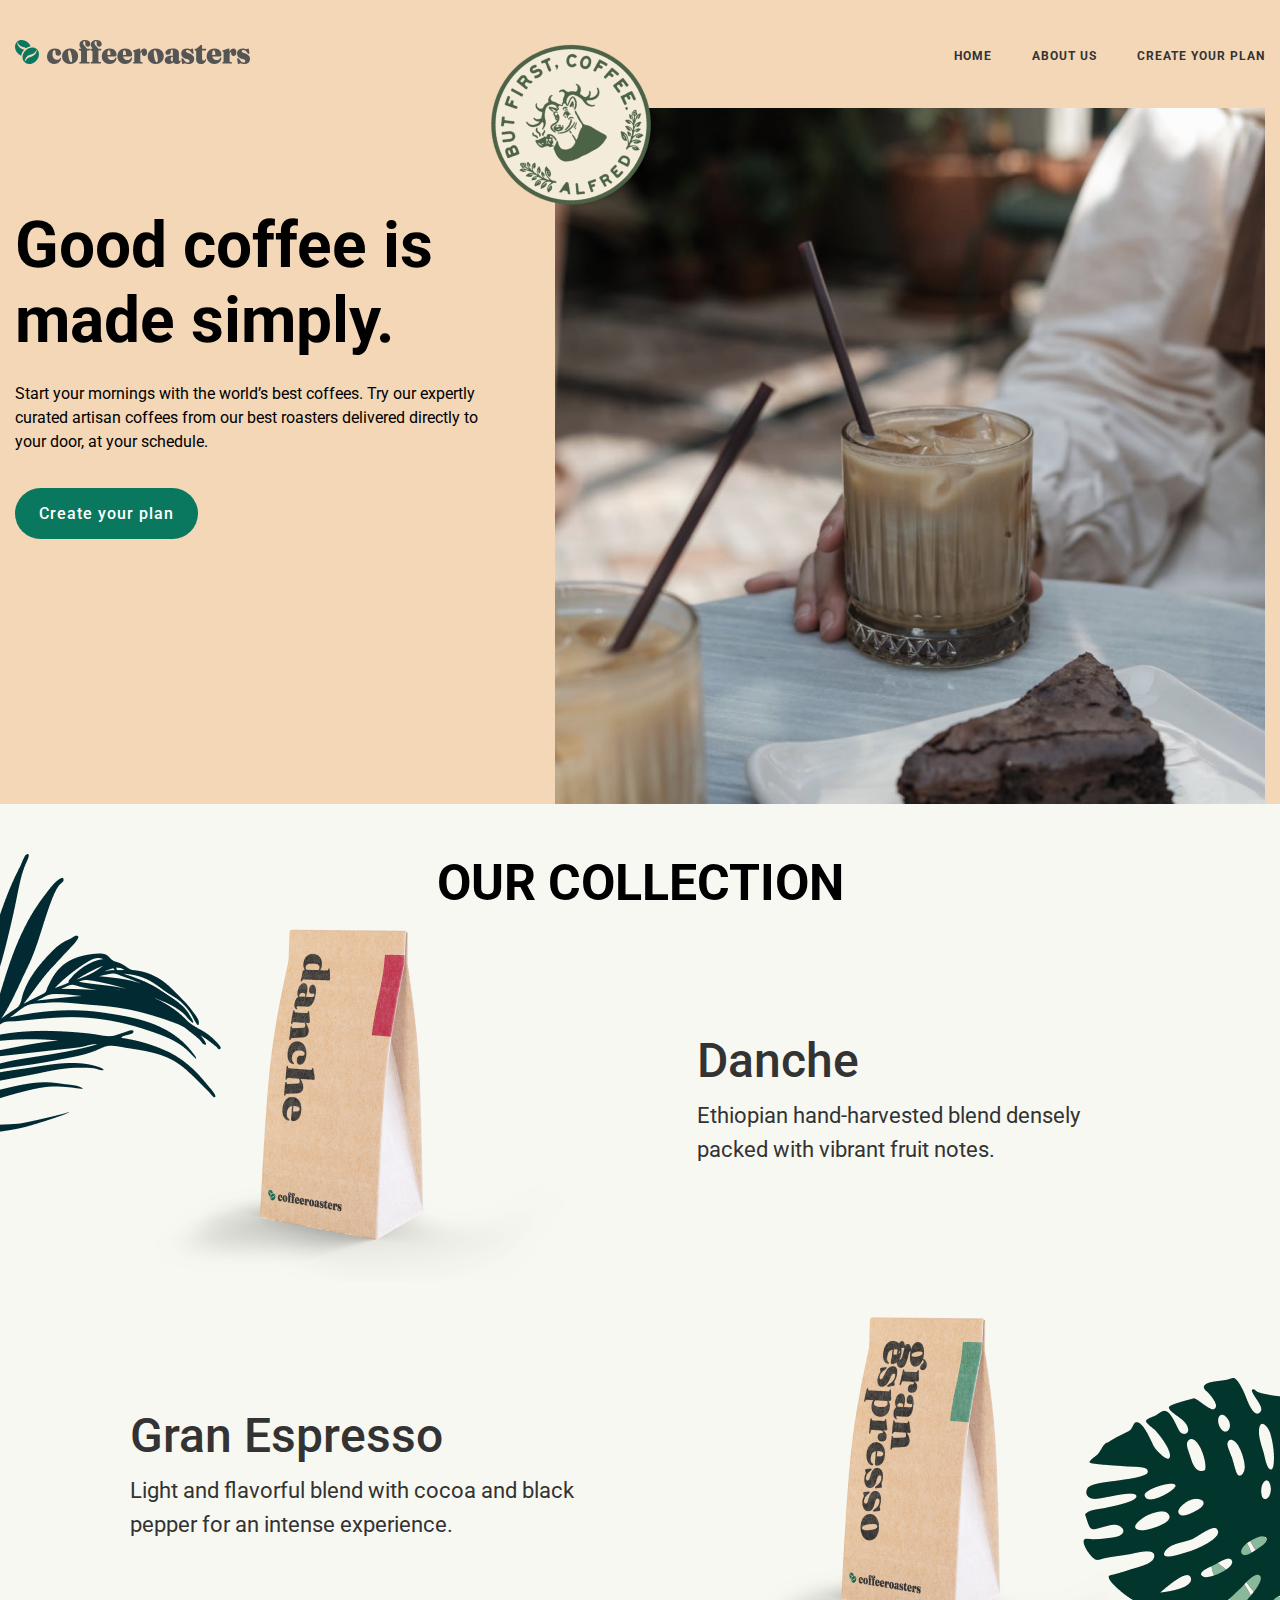
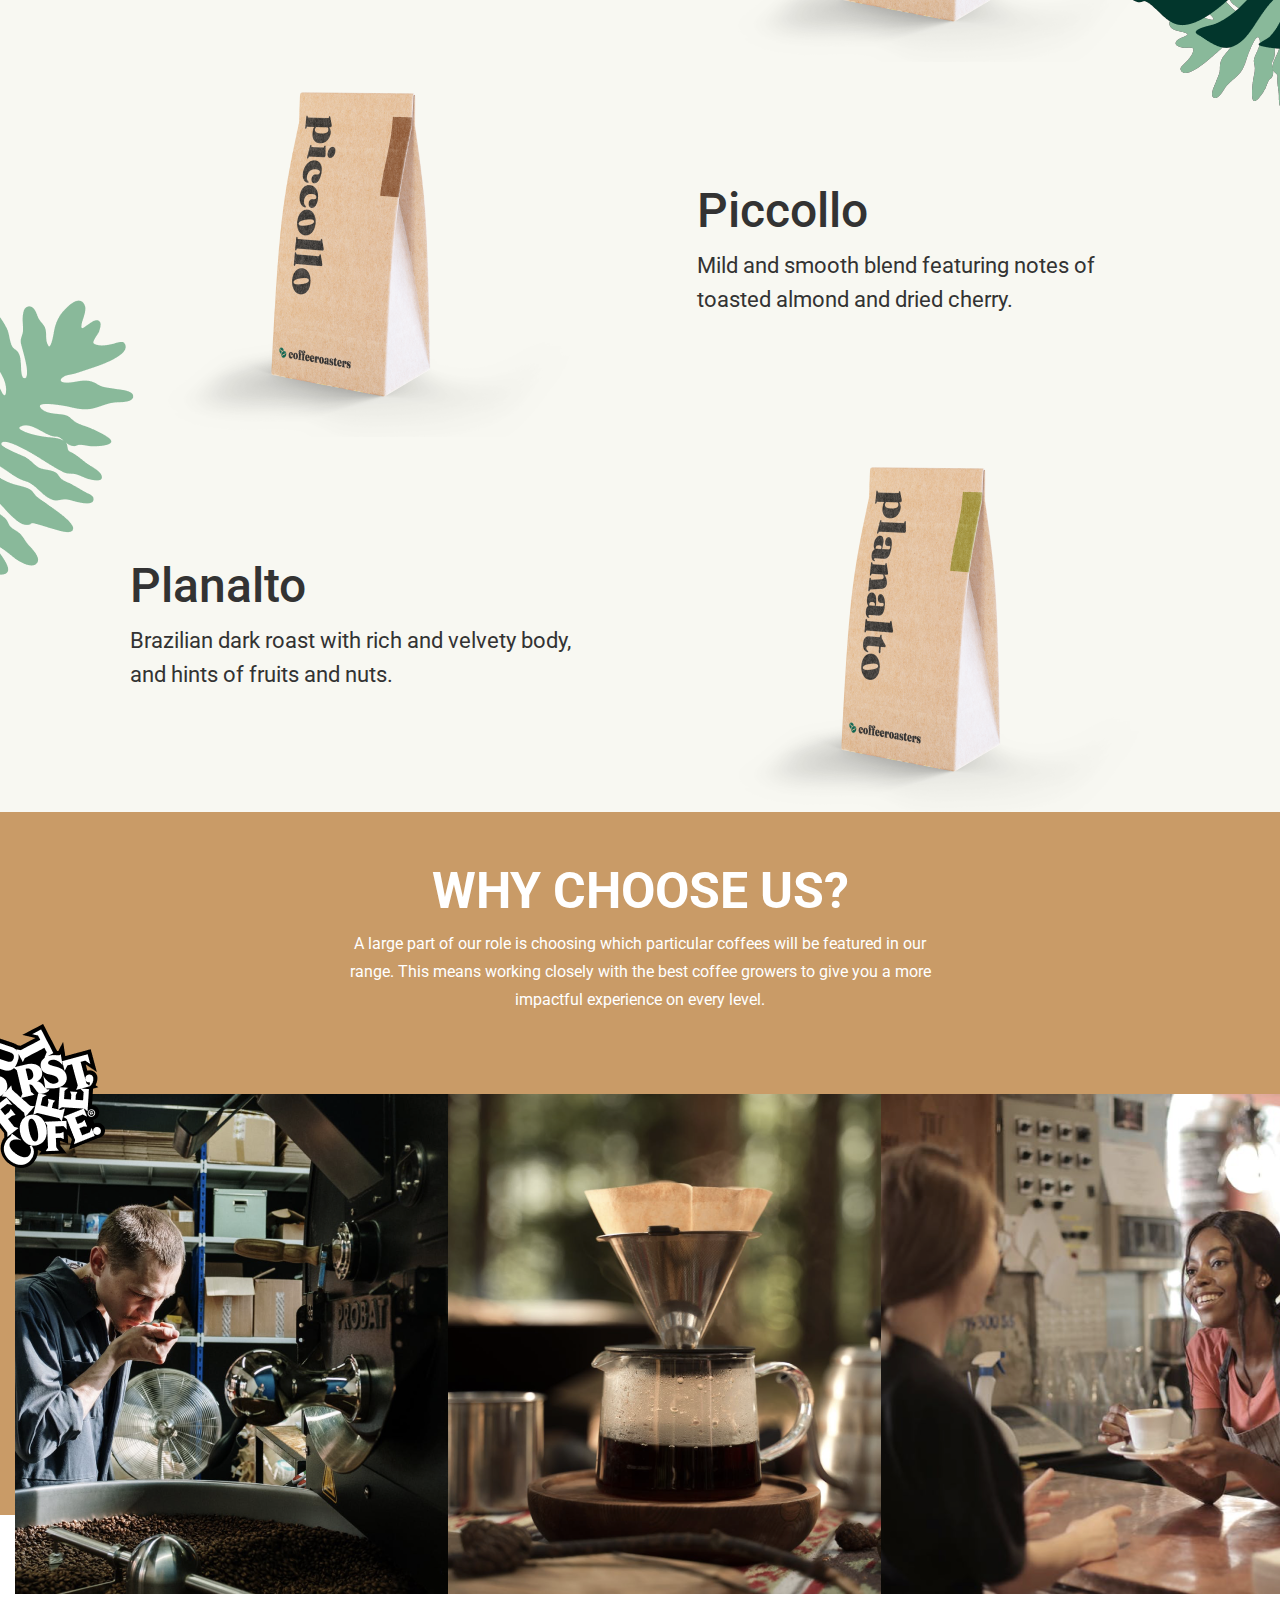
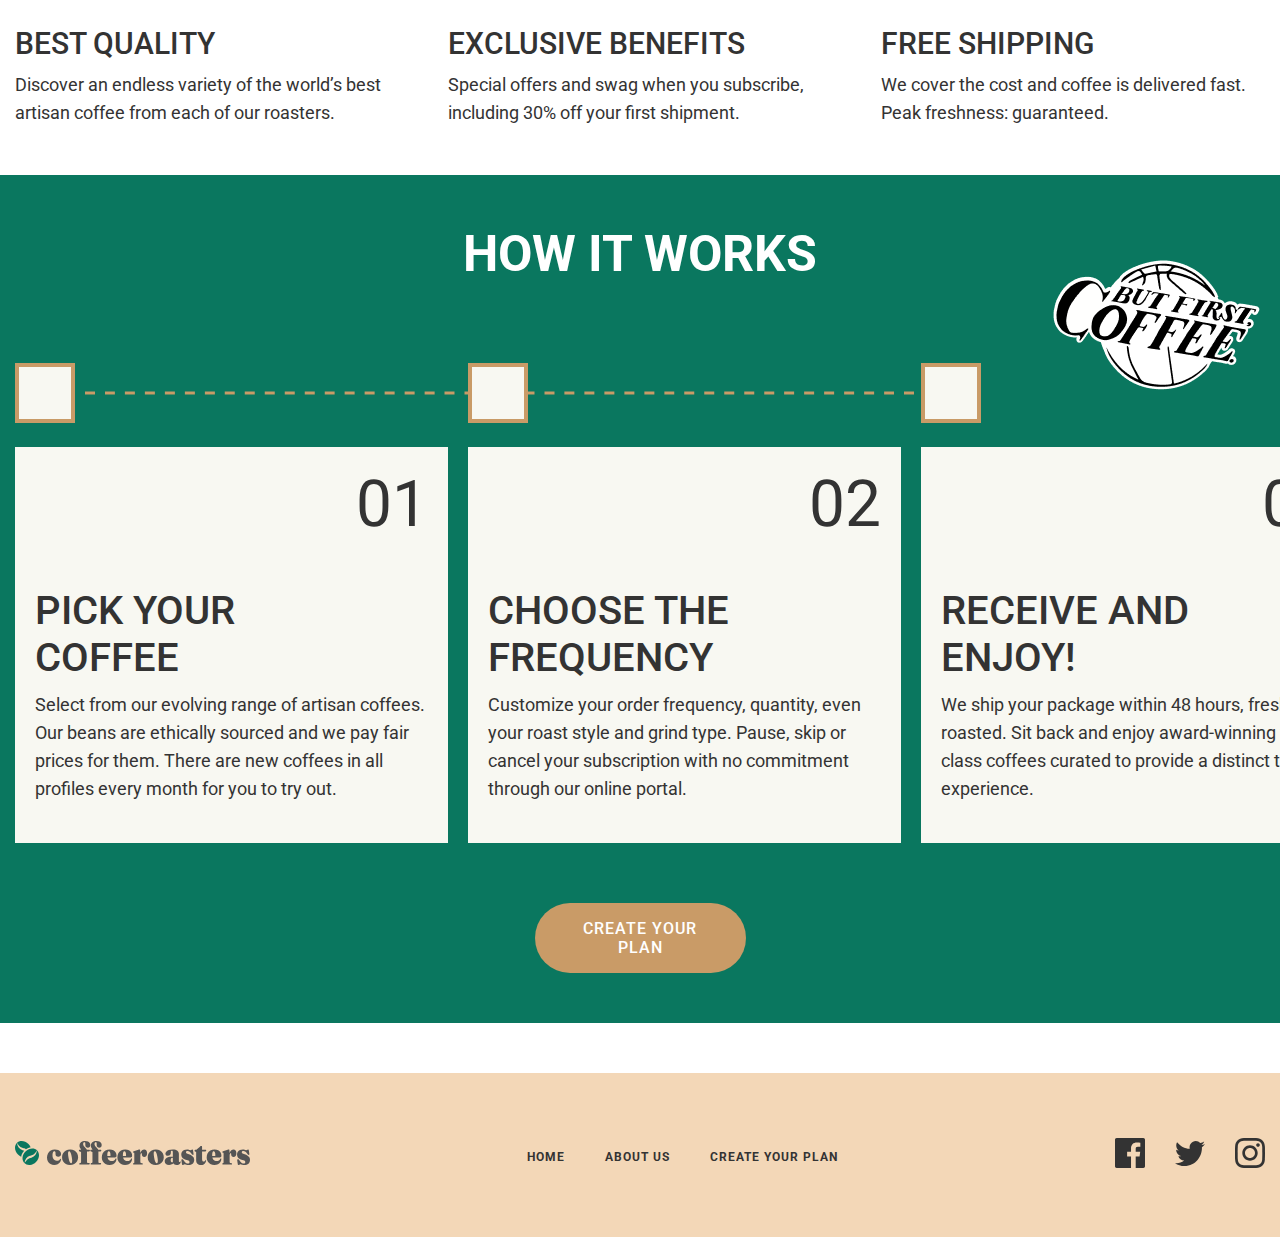
<file: index.html>
<!DOCTYPE html>
<html lang="en">

<head>
    <meta charset="UTF-8">
    <meta name="viewport" content="width=device-width, initial-scale=1.0">
    <title>Coffeeroasters</title>
    <link rel="stylesheet" href="./style.css">
</head>

<body>
    <header class="header">
        <div class="container">
            <div class="header__wrap">
                <a class="logo" href="./index.html">
                    <img class="logo__img" src="./img/logo.svg" alt="">
                </a>
                <ul class="menu">
                    <li>
                        <a href="./index.html" class="menu__link">HOME</a>
                    </li>
                    <li>
                        <a href="./pages/about.html" class="menu__link">ABOUT US</a>
                    </li>
                    <li>
                        <a href="./pages/plan.html" class="menu__link">Create your plan</a>
                    </li>
                </ul>
            </div>
        </div>
    </header>
    <section class="banner">
        <div class="container banner__wrap">
            <div class="banner__desc">
                <h1 class="banner__title">Good coffee is made simply.</h1>
                <p class="banner__p">Start your mornings with the world’s best coffees. Try our expertly curated artisan
                    coffees from our best roasters delivered directly to your door, at your schedule.</p>
                <a href="./pages/plan.html" class="banner__btn">Create your plan</a>
            </div>
            <div class="banner__images banner__images-index">
                <img src="./img/banner-logo.png" alt="" class="banner__logo-img">
                <img src="./img/banner.png" alt="" class="banner__img">
            </div>
        </div>
    </section>
    <section class="collection">
        <img src="./img/collection-img1.png" alt="" class="colection__img">
        <div class="container">
            <h2 class="collection__title">our collection</h2>
            <div class="collection__wrap">
                <div class="collection__item">
                    <img src="./img/item1.png" alt="" class="collection__item-img">
                    <div class="collection__item-desc">
                        <h3 class="collection__item-title">Danche</h3>
                        <p class="collection__item-p">Ethiopian hand-harvested blend densely packed with vibrant fruit
                            notes.</p>
                    </div>
                </div>
                <div class="collection__item">
                    <div class="collection__item-desc">
                        <h3 class="collection__item-title">Gran Espresso</h3>
                        <p class="collection__item-p">Light and flavorful blend with cocoa and black pepper for an
                            intense experience.</p>
                    </div>
                    <img src="./img/item2.png" alt="" class="collection__item-img">
                </div>
                <div class="collection__item">
                    <img src="./img/item3.png" alt="" class="collection__item-img">
                    <div class="collection__item-desc">
                        <h3 class="collection__item-title">Piccollo</h3>
                        <p class="collection__item-p">Mild and smooth blend featuring notes of toasted almond and dried
                            cherry.</p>
                    </div>
                </div>
                <div class="collection__item">
                    <div class="collection__item-desc">
                        <h3 class="collection__item-title">Planalto</h3>
                        <p class="collection__item-p">Brazilian dark roast with rich and velvety body, and hints of
                            fruits
                            and nuts.</p>
                    </div>
                    <img src="./img/item4.png" alt="" class="collection__item-img">
                </div>
            </div>
        </div>
        <img src="./img/collection-img2.png" alt="" class="collection__img-second">
        <img src="./img/collection-img3.png" alt="" class="collection__img-last">
    </section>
    <section class="choose">
        <div class="container">
            <h1 class="choose__h">Why choose us?</h1>
            <p class="choose__p">A large part of our role is choosing which particular coffees will be featured
                in our range. This means working closely with the best coffee growers to give
                you a more impactful experience on every level.</p>
            <div class="choose__wrap">
                <img src="./img/choose-logo.png" alt="" class="choose__img-logo">
                <div class="choose__item">
                    <img src="./img/choose1.png" alt="" class="choose__item-img">
                    <h3 class="choose__item-h">Best quality</h3>
                    <p class="choose__item-p">Discover an endless variety of the world’s best artisan coffee from each
                        of our roasters.</p>
                </div>
                <div class="choose__item">
                    <img src="./img/choose2.png" alt="" class="choose__item-img">
                    <h3 class="choose__item-h">Exclusive benefits</h3>
                    <p class="choose__item-p">Special offers and swag when you subscribe, including 30% off your first
                        shipment.</p>
                </div>
                <div class="choose__item">
                    <img src="./img/choose3.png" alt="" class="choose__item-img">
                    <h3 class="choose__item-h">Free shipping</h3>
                    <p class="choose__item-p">We cover the cost and coffee is delivered fast. Peak freshness:
                        guaranteed.</p>
                </div>
            </div>
        </div>
    </section>
    <section class="work">
        <div class="container">
            <div class="work__top">
                <h1 class="work__h">How it works</h1>
                <img src="./img/work-logo.png" alt="" class="work__img">
            </div>
            <img src="./img/work-img.png" alt="" class="work__stages">
            <div class="work__wrap">
                <div class="work__item">
                    <h1 class="work__num">01</h1>
                    <h2 class="work__title">Pick your coffee</h2>
                    <p class="work__p">Select from our evolving range of artisan coffees. Our beans are ethically
                        sourced and we pay fair prices for them. There are new coffees in all profiles every month for
                        you to try out.</p>
                </div>
                <div class="work__item">
                    <h1 class="work__num">02</h1>
                    <h2 class="work__title">Choose the frequency</h2>
                    <p class="work__p">Customize your order frequency, quantity, even your roast style and grind type.
                        Pause, skip or cancel your subscription with no commitment through our online portal.</p>
                </div>
                <div class="work__item">
                    <h1 class="work__num">03</h1>
                    <h2 class="work__title">Receive and enjoy!</h2>
                    <p class="work__p">We ship your package within 48 hours, freshly roasted. Sit back and enjoy
                        award-winning world-class coffees curated to provide a distinct tasting experience.</p>
                </div>
            </div>
            <a class="work__btn" href="./pages/plan.html">Create your plan</a>
        </div>
    </section>
    <footer class="footer">
        <div class="container">
            <div class="footer__wrap">
                <a class="logo" href="./index.html">
                    <img class="logo__img" src="./img/logo.svg" alt="">
                </a>
                <ul class="footer__menu">
                    <li>
                        <a href="./index.html" class="menu__link">HOME</a>
                    </li>
                    <li>
                        <a href="./pages/about.html" class="menu__link">ABOUT US</a>
                    </li>
                    <li>
                        <a href="./pages/plan.html" class="menu__link">Create your plan</a>
                    </li>
                </ul>
                <div class="media">
                    <a href="#" class="media__link">
                        <img src="./img/media1.svg" alt="">
                    </a>
                    <a href="#" class="media__link">
                        <img src="./img/media2.svg" alt="">
                    </a>
                    <a href="#" class="media__link">
                        <img src="./img/media3.svg" alt="">
                    </a>
                </div>
            </div>
        </div>
    </footer>
    <script src="./script.js"></script>
</body>

</html>
</file>
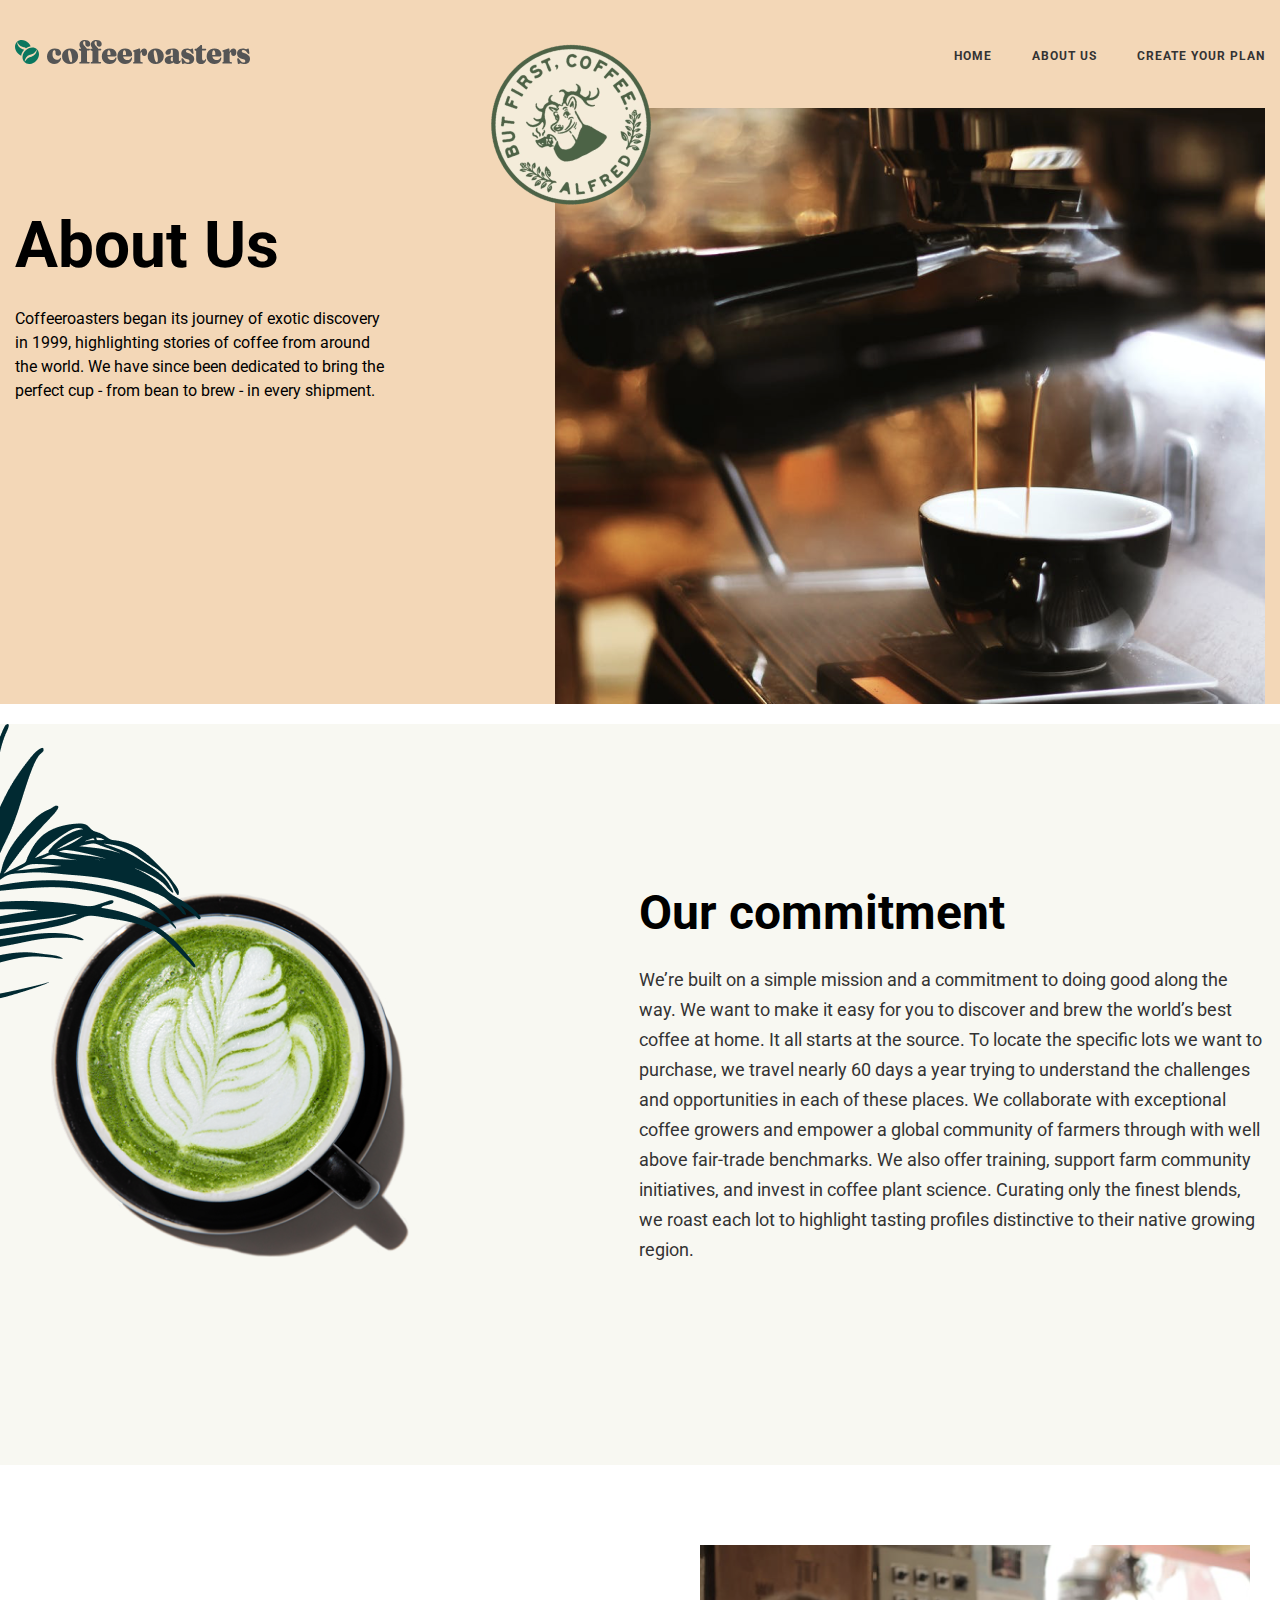
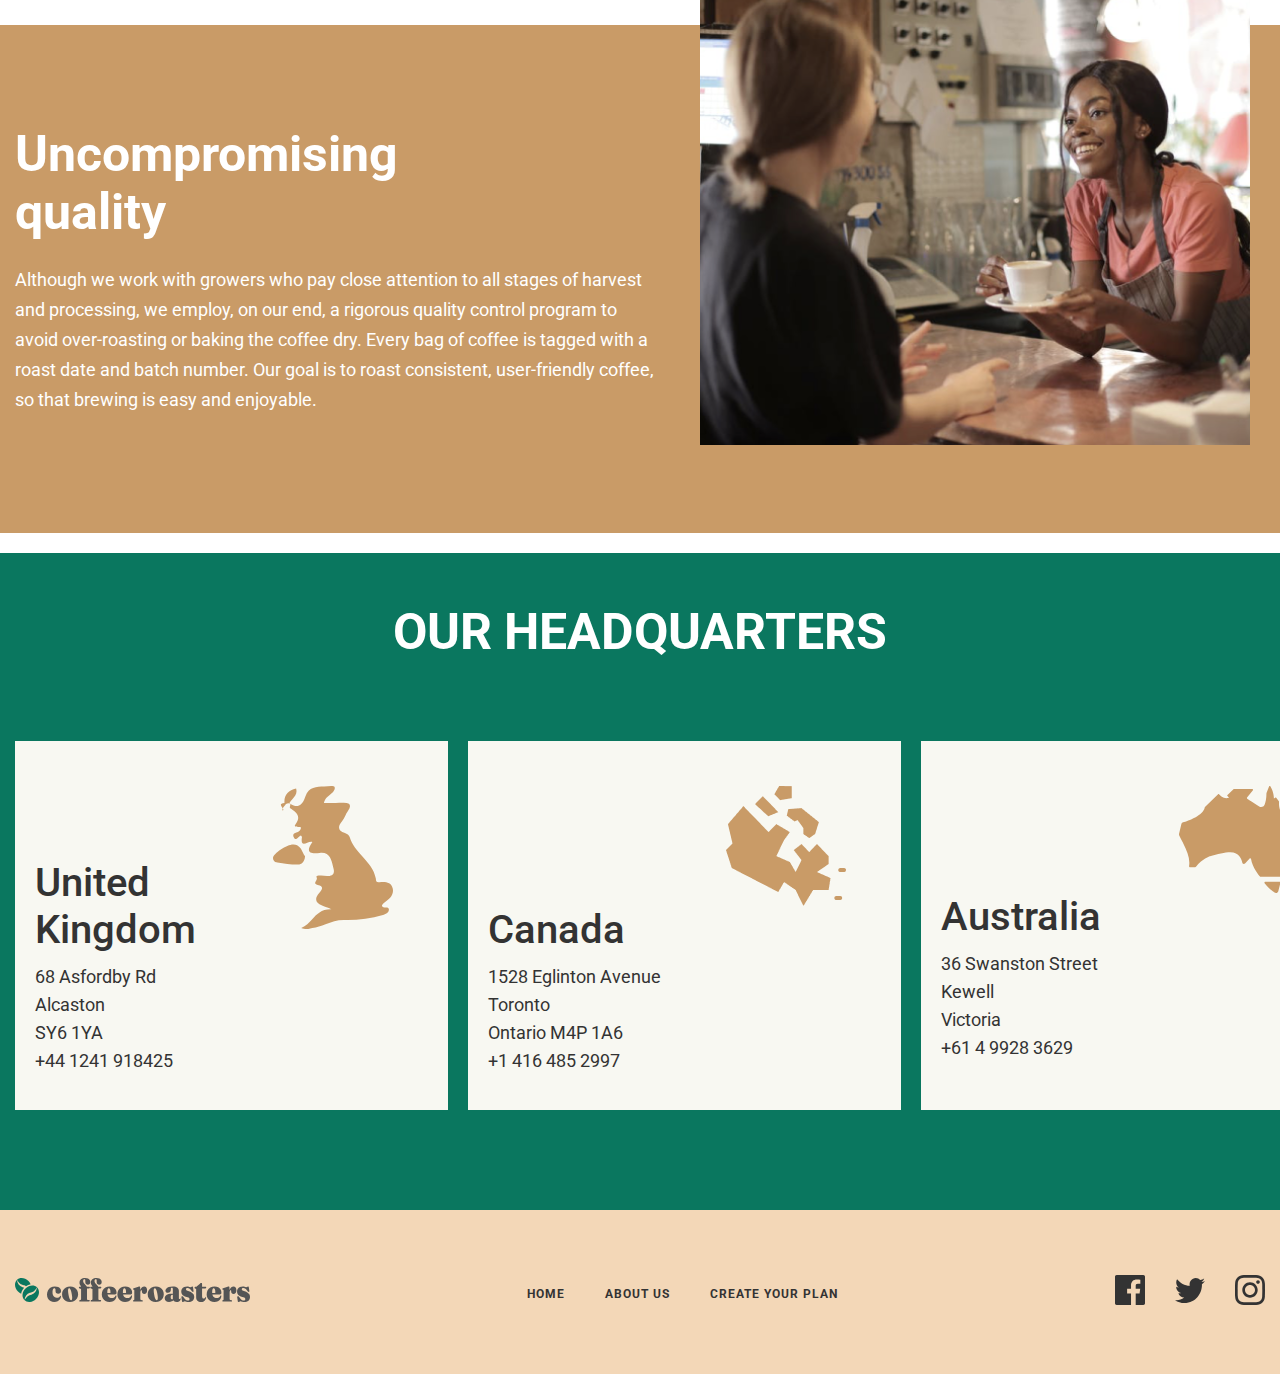
<file: pages/about.html>
<!DOCTYPE html>
<html lang="en">
<head>
    <meta charset="UTF-8">
    <meta name="viewport" content="width=device-width, initial-scale=1.0">
    <title>Coffeeroasters Abdout US</title>
    <link rel="stylesheet" href="../style.css">
</head>
<body>
    <header class="header">
        <div class="container">
            <div class="header__wrap">
                <a class="logo" href="../index.html">
                    <img class="logo__img" src="../img/logo.svg" alt="">
                </a>
                <ul class="menu">
                    <li>
                        <a href="../index.html" class="menu__link">HOME</a>
                    </li>
                    <li>
                        <a href="./about.html" class="menu__link">ABOUT US</a>
                    </li>
                    <li>
                        <a href="./plan.html" class="menu__link">Create your plan</a>
                    </li>
                </ul>
            </div>
        </div>
    </header>
    <section class="banner">
        <div class="container banner__wrap">
            <div class="banner__desc">
                <h1 class="banner__title">About Us</h1>
                <p class="banner__p about__banner-p">Coffeeroasters began its journey of exotic discovery in 1999, highlighting stories of coffee from around the world. We have since been dedicated to bring the perfect cup - from bean to brew - in every shipment.</p>
            </div>
            <div class="banner__images banner__images-about">
                <img src="../img/banner-logo.png" alt="" class="banner__logo-img">
                <img src="../img/about-banner.png" alt="" class="banner__img">
            </div>
        </div>
    </section>
    <section class="commitment">
        <img src="../img/commitment-left.png" alt="" class="commitment-img">
        <div class="container">
            <div class="commitment__wrap">
                <img src="../img/commitment-img.png" alt="" class="commitment__img">
                <div class="commitment__desc">
                    <h1 class="commitment__h">Our commitment</h1>
                    <p class="commitment__p">We’re built on a simple mission and a commitment to doing good along the way. We want to make it easy for you to discover and brew the world’s best coffee at home. It all starts at the source. To locate the specific lots we want to purchase, we travel nearly 60 days a year trying to understand the challenges and opportunities in each of these places. We collaborate with exceptional coffee growers and empower a global community of farmers through with well above fair-trade benchmarks. We also offer training, support farm community initiatives, and invest in coffee plant science. Curating only the finest blends, we roast each lot to highlight tasting profiles distinctive to their native growing region.</p>
                </div>
            </div>
        </div>
    </section>
    <section class="quality">
        <div class="container">
            <div class="quality__wrap">
                <div class="quality__desc">
                    <h1 class="quality__h">Uncompromising quality</h1>
                    <p class="quality__p">Although we work with growers who pay close attention to all stages of harvest and processing, we employ, on our end, a rigorous quality control program to avoid over-roasting or baking the coffee dry. Every bag of coffee is tagged with a roast date and batch number. Our goal is to roast consistent, user-friendly coffee, so that brewing is easy and enjoyable.</p>
                </div>
                <img src="../img/quality-img.png" alt="" class="quality__img">
            </div>
        </div>
    </section>
    <section class="country">
        <div class="container">
            <h1 class="country__h">Our headquarters</h1>
            <div class="country__wrap">
                <div class="country__item">
                    <img src="../img/country1.svg" alt="" class="country__img">
                    <div class="country__item-desc">
                        <h2 class="country__title">United Kingdom</h2>
                        <p class="country__p">68  Asfordby Rd</p>
                        <p class="country__p">Alcaston</p>
                        <p class="country__p">SY6 1YA</p>
                        <p class="country__p">+44 1241 918425</p>
                    </div>
                </div>
                <div class="country__item">
                    <img src="../img/country2.png" alt="" class="country__img">
                    <h2 class="country__title">Canada</h2>
                        <p class="country__p">1528  Eglinton Avenue</p>
                        <p class="country__p">Toronto</p>
                        <p class="country__p">Ontario M4P 1A6</p>
                        <p class="country__p">+1 416 485 2997</p>
                </div>
                <div class="country__item">
                    <img src="../img/country3.svg" alt="" class="country__img">
                    <h2 class="country__title">Australia</h2>
                        <p class="country__p">36 Swanston Street</p>
                        <p class="country__p">Kewell</p>
                        <p class="country__p">Victoria</p>
                        <p class="country__p">+61 4 9928 3629</p>
                </div>
            </div>
        </div>
    </section>
    <footer class="footer">
        <div class="container">
            <div class="footer__wrap">
                <a class="logo" href="./index.html">
                    <img class="logo__img" src="../img/logo.svg" alt="">
                </a>
                <ul class="footer__menu">
                    <li>
                        <a href="../index.html" class="menu__link">HOME</a>
                    </li>
                    <li>
                        <a href="./about.html" class="menu__link">ABOUT US</a>
                    </li>
                    <li>
                        <a href="./plan.html" class="menu__link">Create your plan</a>
                    </li>
                </ul>
                <div class="media">
                    <a href="#" class="media__link">
                        <img src="../img/media1.svg" alt="">
                    </a>
                    <a href="#" class="media__link">
                        <img src="../img/media2.svg" alt="">
                    </a>
                    <a href="#" class="media__link">
                        <img src="../img/media3.svg" alt="">
                    </a>
                </div>
            </div>
        </div>
    </footer>
    <script src="../script.js"></script>
</body>
</html>
</file>
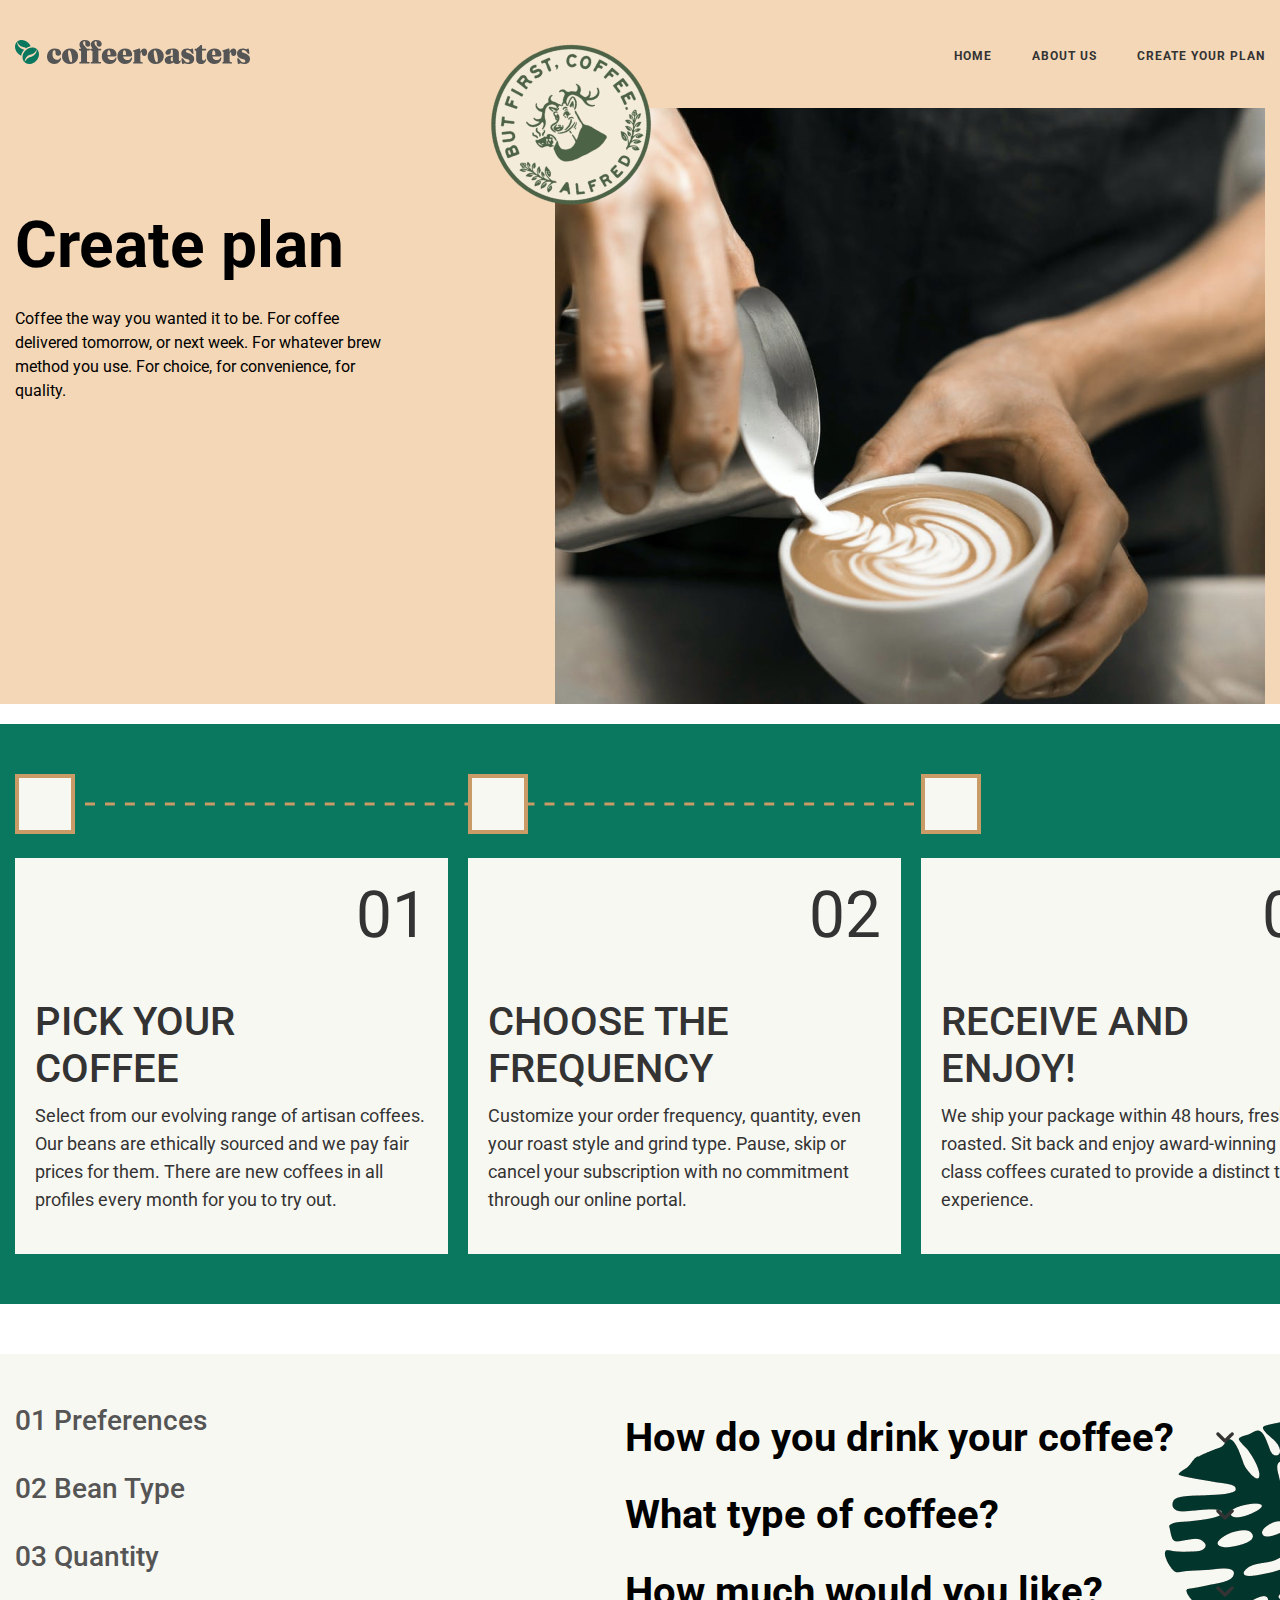
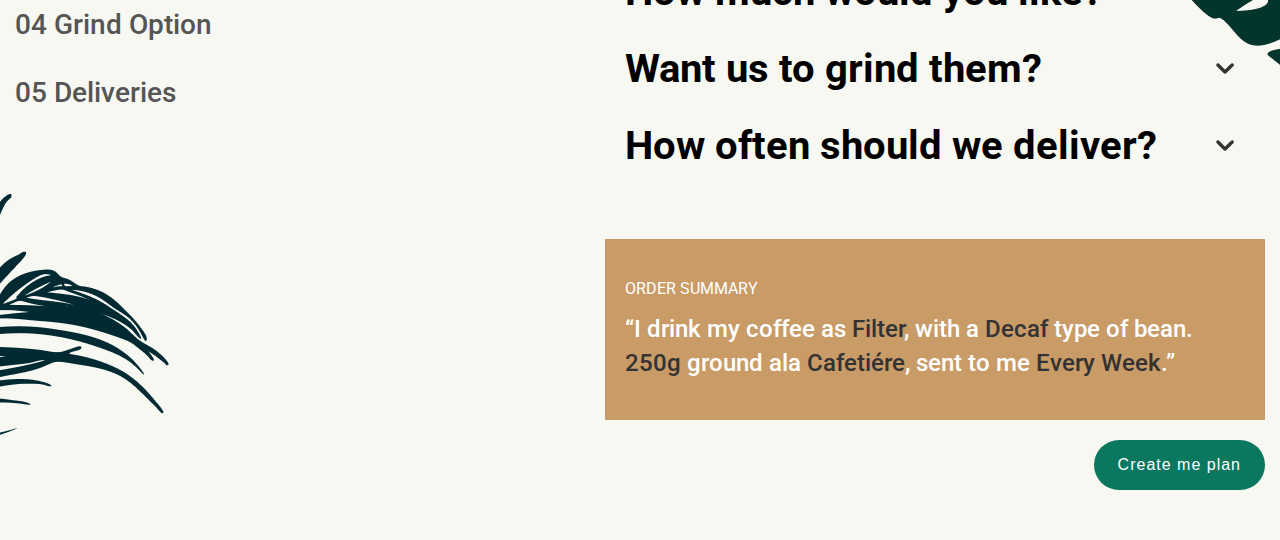
<file: pages/plan.html>
<!DOCTYPE html>
<html lang="en">
<head>
    <meta charset="UTF-8">
    <meta name="viewport" content="width=device-width, initial-scale=1.0">
    <title>Coffeeroasters Create Plan</title>
    <link rel="stylesheet" href="../style.css">
</head>
<body>
    <div class="summary__overlay"></div>
    <div class="summary">
        <h1 class="summary__h">order Summary</h1>
        <div class="summary__desc">
            <h1 class="summary__order">“I drink my coffee as <span class="summary__green">Filter</span>, with a <span class="summary__green">Decaf</span> type of bean. <span class="summary__green">250g</span> ground ala <span class="summary__green">Cafetiére</span>, sent to me <span class="summary__green">Every Week</span>.”</h1>
            <p class="summary__p">Is this correct? You can proceed to checkout or go back to plan selection if something is
                off. Subscription discount codes can also be redeemed at the checkout. </p>
            <div class="summary__main">
                <h2 class="summary__total">$14.00/ mo</h2>
                <button class="summary__btn">Checkout</button>
            </div>
        </div>
    </div>
    <header class="header">
        <div class="container">
            <div class="header__wrap">
                <a class="logo" href="../index.html">
                    <img class="logo__img" src="../img/logo.svg" alt="">
                </a>
                <ul class="menu">
                    <li>
                        <a href="../index.html" class="menu__link">HOME</a>
                    </li>
                    <li>
                        <a href="./about.html" class="menu__link">ABOUT US</a>
                    </li>
                    <li>
                        <a href="./plan.html" class="menu__link">Create your plan</a>
                    </li>
                </ul>
            </div>
        </div>
    </header>
    <section class="banner">
        <div class="container banner__wrap">
            <div class="banner__desc">
                <h1 class="banner__title">Create plan</h1>
                <p class="banner__p about__banner-p">Coffee the way you wanted it to be. For coffee delivered tomorrow, or next week. For whatever brew method you use. For choice, for convenience, for quality.</p>
            </div>
            <div class="banner__images banner__images-plan">
                <img src="../img/banner-logo.png" alt="" class="banner__logo-img">
                <img src="../img/plan-banner.png" alt="" class="banner__img">
            </div>
        </div>
    </section>
    <section class="work workPlan">
        <div class="container">
            <img src="../img/work-img.png" alt="" class="work__stages">
            <div class="work__wrap work__plan">
                <div class="work__item">
                    <h1 class="work__num">01</h1>
                    <h2 class="work__title">Pick your coffee</h2>
                    <p class="work__p">Select from our evolving range of artisan coffees. Our beans are ethically sourced and we pay fair prices for them. There are new coffees in all profiles every month for you to try out.</p>
                </div>
                <div class="work__item">
                    <h1 class="work__num">02</h1>
                    <h2 class="work__title">Choose the frequency</h2>
                    <p class="work__p">Customize your order frequency, quantity, even your roast style and grind type. Pause, skip or cancel your subscription with no commitment through our online portal.</p>
                </div>
                <div class="work__item">
                    <h1 class="work__num">03</h1>
                    <h2 class="work__title">Receive and enjoy!</h2>
                    <p class="work__p">We ship your package within 48 hours, freshly roasted. Sit back and enjoy award-winning world-class coffees curated to provide a distinct tasting experience.</p>
                </div>
            </div>
        </div>
    </section>
    <div class="Accordion">
        <img src="../img/accordion-right.png" alt="" class="accordion__right">
        <div class="container">
            <div class="accordion__wrap">
                <div class="accordion__section">
                    <h2 class="accordion__section-item">01 Preferences</h2>
                    <h2 class="accordion__section-item">02 Bean Type</h2>
                    <h2 class="accordion__section-item">03 Quantity</h2>
                    <h2 class="accordion__section-item">04 Grind Option</h2>
                    <h2 class="accordion__section-item">05 Deliveries</h2>
                </div>
                <div class="accordion">
                    <div class="accordion__box">
                        <div class="label">How do you drink your coffee? <img src="../img/arrow.png" alt=""></div>
                        <div class="content">
                            <div class="content__box">
                                <h2 class="content__box-h">Capsule</h2>
                                <p class="content__box-p">Compatible with Nespresso systems and similar brewers</p>
                            </div>
                            <div class="content__box">
                                <h2 class="content__box-h content__white">Filter</h2>
                                <p class="content__box-p content__white">For pour over or drip methods like Aeropress, Chemex, and V60</p>
                            </div>
                            <div class="content__box">
                                <h2 class="content__box-h">Espresso</h2>
                                <p class="content__box-p">Dense and finely ground beans for an intense, flavorful experience</p>
                            </div>
                        </div>
                    </div>
                    <div class="accordion__box">
                        <div class="label">What type of coffee? <img src="../img/arrow.png" alt=""></div>
                        <div class="content">
                            <div class="content__box">
                                <h2 class="content__box-h">Single Origin</h2>
                                <p class="content__box-p">Distinct, high quality coffee from a specific family-owned farm</p>
                            </div>
                            <div class="content__box">
                                <h2 class="content__box-h content__white">Decaf</h2>
                                <p class="content__box-p content__white">Just like regular coffee, except the caffeine has been removed</p>
                            </div>
                            <div class="content__box">
                                <h2 class="content__box-h">Blended</h2>
                                <p class="content__box-p">Combination of two or three dark roasted beans of organic coffees</p>
                            </div>
                        </div>
                    </div>
                    <div class="accordion__box">
                        <div class="label">How much would you like? <img src="../img/arrow.png" alt=""></div>
                        <div class="content">
                            <div class="content__box">
                                <h2 class="content__box-h">250g</h2>
                                <p class="content__box-p">Perfect for the solo drinker. Yields about 12 delicious cups.</p>
                            </div>
                            <div class="content__box">
                                <h2 class="content__box-h content__white">500g</h2>
                                <p class="content__box-p content__white">Perfect option for a couple. Yields about 40 delectable cups.</p>
                            </div>
                            <div class="content__box">
                                <h2 class="content__box-h">1000g</h2>
                                <p class="content__box-p">Perfect for offices and events. Yields about 90 delightful cups.</p>
                            </div>
                        </div>
                    </div>
                    <div class="accordion__box">
                        <div class="label">Want us to grind them? <img src="../img/arrow.png" alt=""></div>
                        <div class="content">
                            <div class="content__box">
                                <h2 class="content__box-h">Wholebean</h2>
                                <p class="content__box-p">Best choice if you cherish the full sensory experience</p>
                            </div>
                            <div class="content__box">
                                <h2 class="content__box-h content__white">Filter</h2>
                                <p class="content__box-p content__white">For drip or pour-over coffee methods such as V60 or Aeropress</p>
                            </div>
                            <div class="content__box">
                                <h2 class="content__box-h">Cafetiére</h2>
                                <p class="content__box-p">Course ground beans specially suited for french press coffee</p>
                            </div>
                        </div>
                    </div>
                    <div class="accordion__box">
                        <div class="label">How often should we deliver? <img src="../img/arrow.png" alt=""></div>
                        <div class="content">
                            <div class="content__box">
                                <h2 class="content__box-h">Every week</h2>
                                <p class="content__box-p">$7.20 per shipment. Includes free first-class shipping.</p>
                            </div>
                            <div class="content__box">
                                <h2 class="content__box-h content__white">Every 2 weeks</h2>
                                <p class="content__box-p content__white">$9.60 per shipment. Includes free priority shipping.</p>
                            </div>
                            <div class="content__box">
                                <h2 class="content__box-h">Every month</h2>
                                <p class="content__box-p">$12.00 per shipment. Includes free priority shipping.</p>
                            </div>
                        </div>
                    </div>
                    <div class="accordion__form">
                        <p class="accordion__form-p">Order Summary</p>
                        <h1 class="accordion__form-h">“I drink my coffee as <span class="accordion__black">Filter</span>, with a <span class="accordion__black">Decaf</span> type of bean. <span class="accordion__black">250g</span> ground ala <span class="accordion__black">Cafetiére</span>, sent to me <span class="accordion__black">Every Week</span>.”</h1>
                    </div>
                    <button class="accordion__btn">Create me plan</button>
                </div>
            </div>
        </div>
        <img src="../img/accordion-left.png" alt="" class="accordion__left">
    </div>
    <script src="../script.js"></script>
</body>
</html>
</file>
<file: style.css>
@import url('https://fonts.googleapis.com/css2?family=Montserrat&family=Roboto&display=swap');

* {
    margin: 0;
    padding: 0;
    box-sizing: border-box;
    list-style: none;
    text-decoration: none;
}

body {
    font-family: "Roboto", sans-serif;
}

.container {
    max-width: 1370px;
    height: 100%;
    width: 100%;
    margin: 0 auto;
    padding: 0 15px;
}

.header {
    background: #F3D7B7;
    padding: 40px 0;
}

.header__wrap {
    display: flex;
    align-items: center;
    justify-content: space-between;
}

.menu {
    display: flex;
    align-items: center;
    gap: 40px;
}

.menu__link {
    color: #333;
    font-size: 12px;
    font-weight: 700;
    letter-spacing: 1px;
    text-transform: uppercase;
    transition: 0.3s;
}

.menu__link:hover {
    color: #0A775F;
}

.banner {
    background: #F3D7B7;
}

.banner__wrap {
    display: flex;
    justify-content: space-between;
}

.banner__images {
    position: relative;
}

.banner__logo-img {
    position: absolute;
    top: -90px;
    left: -90px;
}

.banner__title {
    color: #000;
    font-size: 64px;
    font-weight: 700;
    margin-top: 100px;
}

.banner__p {
    color: #000;
    font-size: 16px;
    font-weight: 400;
    line-height: 24px;
    max-width: 464px;
    margin-top: 24px;
}

.banner__btn {
    margin-top: 34px;
    background: #0A775F;
    color: white;
    color: #FFF;
    font-size: 16px;
    font-weight: 500;
    letter-spacing: 1px;
    padding: 16px 24px;
    border: none;
    border-radius: 100px;
    cursor: pointer;
    transition: 0.3s;
    display: inline-block;
}

.banner__btn:hover {
    transform: scale(1.1);
}

.collection {
    background: #F8F8F2;
    padding-top: 50px;
}

.collection__title {
    text-align: center;
    text-transform: uppercase;
    color: #000;
    font-size: 50px;
    font-weight: 700;
}

.collection__wrap {
    display: flex;
    align-items: center;
    justify-content: center;
    flex-direction: column;
}

.collection__item {
    display: flex;
    align-items: center;
    gap: 117px;
}

.collection__item-img {
    width: 450px;
    height: 375px;
}

.collection__item-title {
    color: #333;
    font-size: 48px;
    font-weight: 500;
    margin-bottom: 10px;
}

.collection__item-p {
    color: #333;
    font-size: 22px;
    font-weight: 400;
    line-height: 34px;
}

.collection__item-desc {
    width: 453px;
}

.colection__img {
    position: absolute;
    left: -150px;
}

.collection__img-second {
    position: absolute;
    top: 1300px;
    right: 0;
}

.collection__img-last {
    position: absolute;
    left: -180px;
    top: 1900px;
}

.choose {
    background: #C99B67;
    padding-top: 50px;
    height: 703px;
}

.choose__h {
    color: #FFF;
    text-align: center;
    font-size: 50px;
    font-weight: 700;
    margin-bottom: 10px;
    text-transform: uppercase;
}

.choose__p {
    color: #FFF;
    font-size: 16px;
    font-weight: 400;
    line-height: 28px;
    max-width: 581px;
    margin: auto;
    text-align: center;
}

.choose__wrap {
    display: flex;
    align-items: center;
    justify-content: space-between;
    position: relative;
    bottom: -80px;
}

.choose__img-logo {
    position: absolute;
    top: -70px;
    left: -50px;
}

.choose__item-h {
    color: #333;
    font-size: 30px;
    font-weight: 500;
    margin: 28px 0 10px 0;
    text-transform: uppercase;
}

.choose__item-p {
    color: #333;
    font-size: 18px;
    font-weight: 400;
    line-height: 28px;
    max-width: 377px;
}

.work {
    background: #0A775F;
    padding: 50px 0;
    margin: 260px 0 50px 0;
}

.work__top {
    display: flex;
    justify-content: center;
    position: relative;
    margin-bottom: 80px;
}

.work__h {
    color: #FFF;
    text-align: center;
    font-size: 50px;
    font-weight: 700;
    text-transform: uppercase;
}

.work__img {
    position: absolute;
    right: 0;
}

.work__wrap {
    display: grid;
    grid-template-columns: repeat(3, 433px);
    gap: 20px;
    margin: 20px 0 60px 0;
}

.work__item {
    background: #F8F8F2;
    padding: 20px 20px 40px 20px;
}

.work__num {
    color: #333;
    font-size: 64px;
    font-weight: 400;
    text-align: right;
    margin-bottom: 45px;
}

.work__title {
    color: #333;
    font-size: 40px;
    font-weight: 500;
    max-width: 250px;
    margin-bottom: 10px;
    text-transform: uppercase;
}

.work__p {
    color: #333;
    font-size: 18px;
    font-weight: 400;
    line-height: 28px;
}

.work__btn {
    border-radius: 100px;
    background: #C99B67;
    padding: 16px 24px;
    cursor: pointer;
    border: none;
    color: #FFF;
    text-align: center;
    font-size: 16px;
    font-weight: 500;
    letter-spacing: 1px;
    text-transform: uppercase;
    display: flex;
    margin: auto;
    transition: 0.3s;
    width: 211px;
}

.work__btn:hover {
    background: white;
    color: #C99B67;
}

.footer {
    background: #F3D7B7;
    padding: 65px 0;
}

.footer__wrap {
    display: flex;
    align-items: center;
    justify-content: space-between;
}

.footer__menu {
    display: flex;
    align-items: center;
    gap: 40px;
}

.media {
    display: flex;
    align-items: center;
    gap: 30px;
}

.media__link {
    transition: 0.3s;
}

.media__link:hover {
    transform: scale(1.3);
}

.about__banner-p {
    max-width: 372px;
}

.commitment {
    background: #F8F8F2;
    margin-top: 20px;
    padding: 160px 0 200px 0;
    position: relative;
}

.commitment__wrap {
    display: flex;
    align-items: center;
    justify-content: space-between;
}

.commitment__desc {
    max-width: 626px;
}

.commitment__h {
    color: #000;
    font-size: 48px;
    font-weight: 700;
    margin-bottom: 24px;
}

.commitment__p {
    color: #333;
    font-size: 18px;
    font-weight: 400;
    line-height: 30px;
}

.commitment__img {
    margin-left: 35px;
}

.commitment-img {
    position: absolute;
    left: -30px;
    top: 0;
}

.quality {
    background: #C99B67;
    margin: 160px 0 20px 0;
    padding: 100px 0 118px 0;
    position: relative;
}

.quality__wrap {
    display: flex;
    align-items: center;
    justify-content: space-between;
}

.quality__h {
    color: #FFF;
    font-size: 50px;
    font-weight: 700;
    max-width: 397px;
    margin-bottom: 24px;
}

.quality__p {
    max-width: 639px;
    color: #FFF;
    font-size: 18px;
    font-weight: 400;
    line-height: 30px;
}

.quality__img {
    position: absolute;
    right: 30px;
    top: -80px;
}

.country {
    background: #0A775F;
    padding: 50px 0 100px 0;
}

.country__h {
    color: #FFF;
    text-align: center;
    font-size: 50px;
    font-weight: 700;
    margin-bottom: 80px;
    text-transform: uppercase;
}

.country__wrap {
    display: grid;
    grid-template-columns: repeat(3, 433px);
    gap: 20px;
}

.country__item {
    background: #F8F8F2;
    padding: 45px 55px 40px 20px;
    height: 369px;
}

.country__img {
    margin-left: auto;
    display: block;
}

.country__title {
    max-width: 231px;
    color: #333;
    font-size: 40px;
    font-weight: 500;
    margin-bottom: 10px;
}

.country__p {
    color: #333;
    font-size: 18px;
    font-weight: 400;
    line-height: 28px;
}

.country__item-desc {
    position: relative;
    bottom: 70px;
}

.banner__images-index {
    height: 696px;
}

.banner__images-about {
    height: 596px;
}

.banner__images-plan {
    height: 596px;
}

.workPlan {
    margin-top: 20px;
}

.work__plan {
    margin-bottom: 0;
}

.Accordion {
    padding: 50px 0;
    background: #F8F8F2;
    position: relative;
}

.accordion__box {
    position: relative;
    margin: 10px 20px;
    max-width: 660px;
}

.label {
    position: relative;
    cursor: pointer;
    display: flex;
    align-items: center;
    justify-content: space-between;
    color: #000;
    font-size: 40px;
    font-weight: 700;
}

.accordion {
    max-width: 660px;
}

.content {
    position: relative;
    background: white;
    height: 0;
    overflow: hidden;
    transition: 0.5s;
    overflow-y: auto;
    display: grid;
    grid-template-columns: repeat(3, 1fr);
    gap: 18px;
    margin-top: 20px;
}

.content::-webkit-scrollbar {
    display: none;
    height: 0;
    width: 0;
}

.content__box {
    padding: 30px 12px 0 16px;
    height: 220px;
    color: #333;
}

.content__box:nth-child(1) {
    background: #c4d9cc;
}

.content__box:nth-child(2) {
    background: #0a775f;
    color: white !important;
}

.content__box:nth-child(3) {
    background: #c7dcd2;
}

.content__box-h {
    font-size: 24px;
    font-weight: 500;
    margin-bottom: 10px;
}

.content__box-p {
    font-size: 18px;
    font-weight: 400;
    line-height: 24px;
}

.accordion__wrap {
    display: flex;
    justify-content: space-between;
}

.accordion__section-item {
    color: #555;
    font-size: 28px;
    font-weight: 500;
    margin-bottom: 35px;
}

.accordion__form {
    background: #C99B67;
    padding: 40px 20px;
    margin: 50px 0 20px 0;
}

.accordion__form-p {
    color: #FFF;
    font-size: 16px;
    font-weight: 400;
    text-transform: uppercase;
    margin-bottom: 14px;
}

.accordion__form-h {
    color: #FFF;
    font-size: 24px;
    font-weight: 500;
    line-height: 34px;
}

.accordion__black {
    color: #333333;
}

.accordion__btn {
    color: #FFF;
    text-align: center;
    font-size: 16px;
    font-weight: 500;
    letter-spacing: 1px;
    border-radius: 100px;
    background: #0A775F;
    padding: 16px 24px;
    cursor: pointer;
    border: none;
    margin-left: auto;
    display: block;
}

.accordion__right {
    position: absolute;
    right: 0;
}

.accordion__left {
    position: absolute;
    left: 0;
    bottom: 0px;
}

.summary {
    max-width: 561px;
    width: 100%;
    background: #F8F8F2;
    top: 50%;
    left: 50%;
    transform: translate(-50%, -50%);
    position: fixed;
    z-index: 99;
    display: none;
}

.summary__h {
    background: #C99B67;
    padding: 19px 0 19px 30px;
    color: #FFF;
    font-size: 40px;
    font-weight: 700;
    text-transform: uppercase;
}

.summary__overlay {
    background: rgba(0, 0, 0, 0.50);
    width: 100%;
    height: 100vh;
    position: fixed;
    z-index: 98;
    display: flex;
    align-items: center;
    justify-content: center;
    display: none;
}

.summary__order {
    color: #000;
    font-size: 24px;
    font-weight: 500;
    line-height: 34px;
}

.summary__desc {
    padding: 0 30px;
    margin: 50px 0;
}

.summary__order {
    color: #000;
    font-size: 24px;
    font-weight: 600;
    line-height: 34px;
    margin-bottom: 10px;
}

.summary__green {
    color: #0a775f;
}

.summary__p {
    color: #333;
    font-size: 18px;
    font-weight: 400;
    line-height: 26px;
    margin-bottom: 50px;
}

.summary__main {
    display: flex;
    justify-content: space-between;
}

.summary__total {
    color: #000;
    font-size: 24px;
    font-weight: 500;
}

.summary__btn {
    padding: 16px 24px;
    border-radius: 100px;
    background: #0A775F;
    color: #FFF;
    text-align: center;
    font-size: 20px;
    font-weight: 500;
    letter-spacing: 1px;
    border: none;
    cursor: pointer;
    transition: 0.3s;
}

.summary__btn:hover{
    color:#0A775F;
    background: white;
}
</file>
